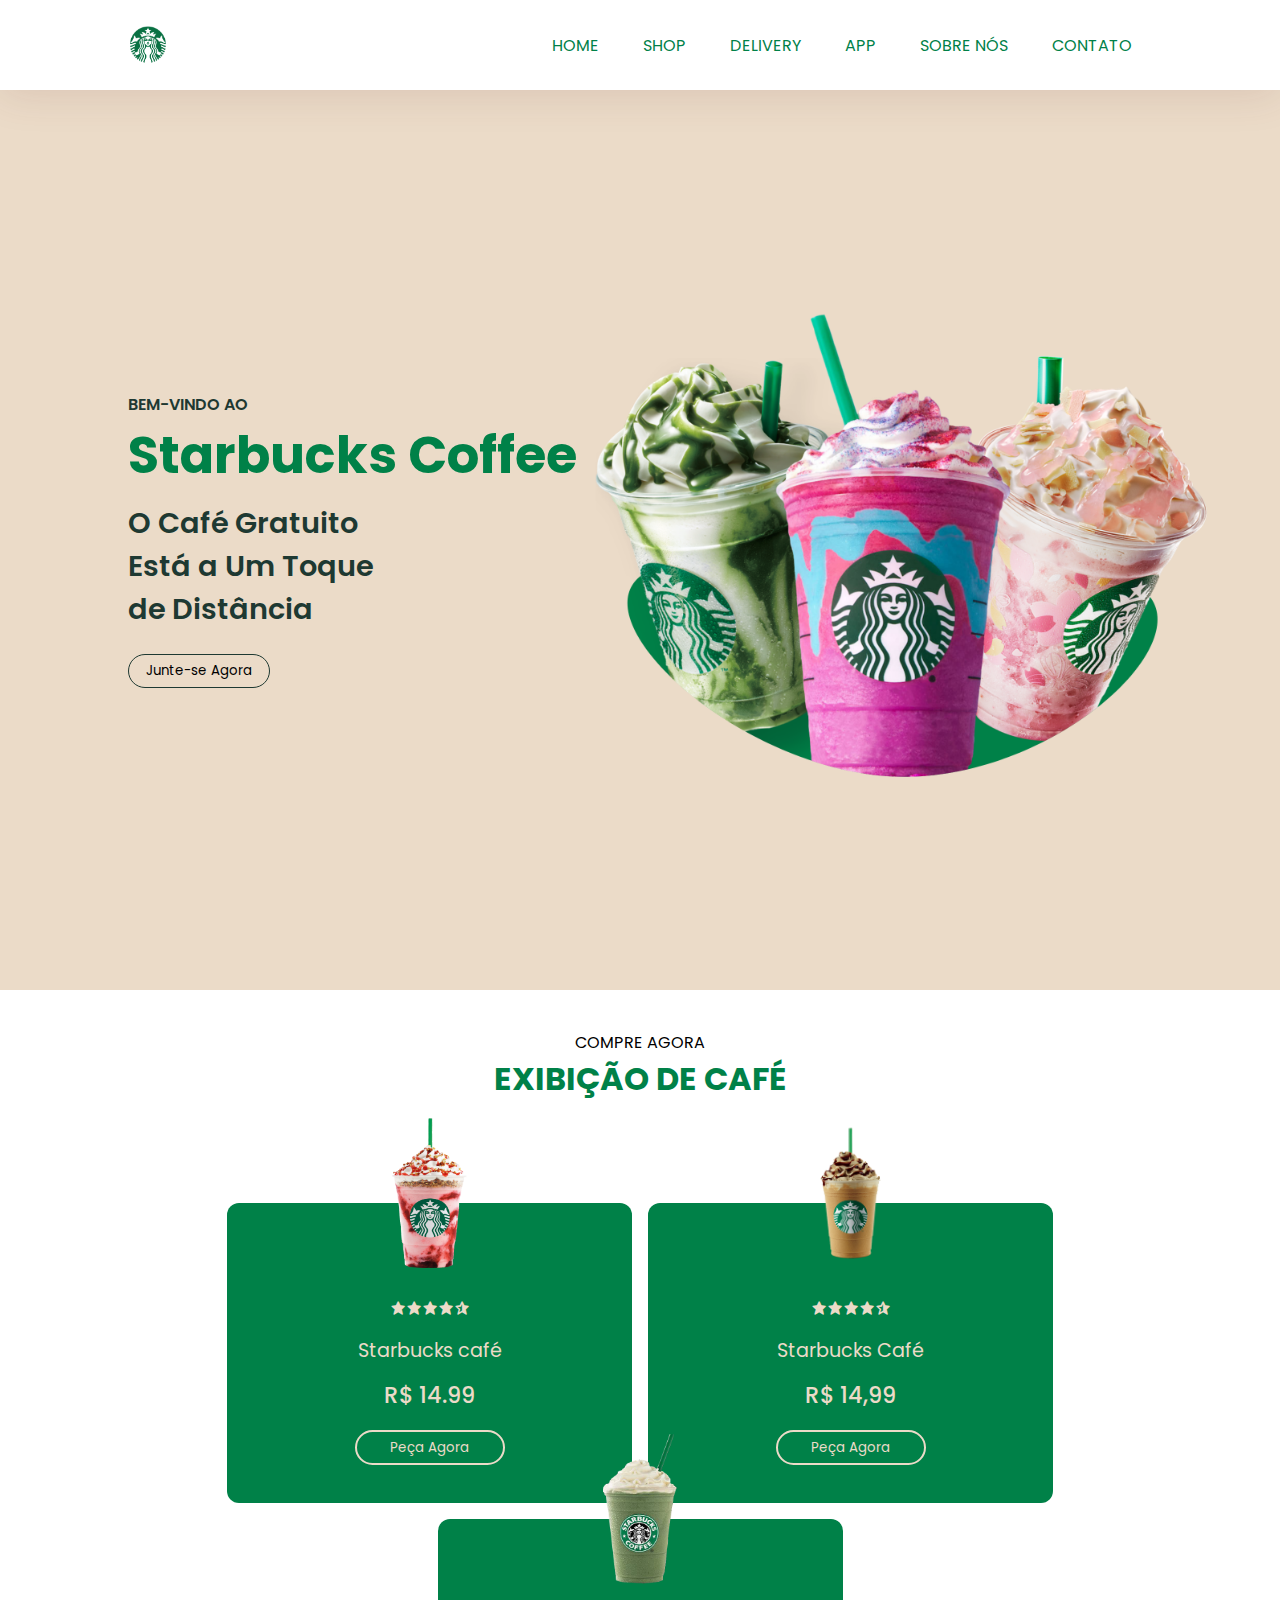
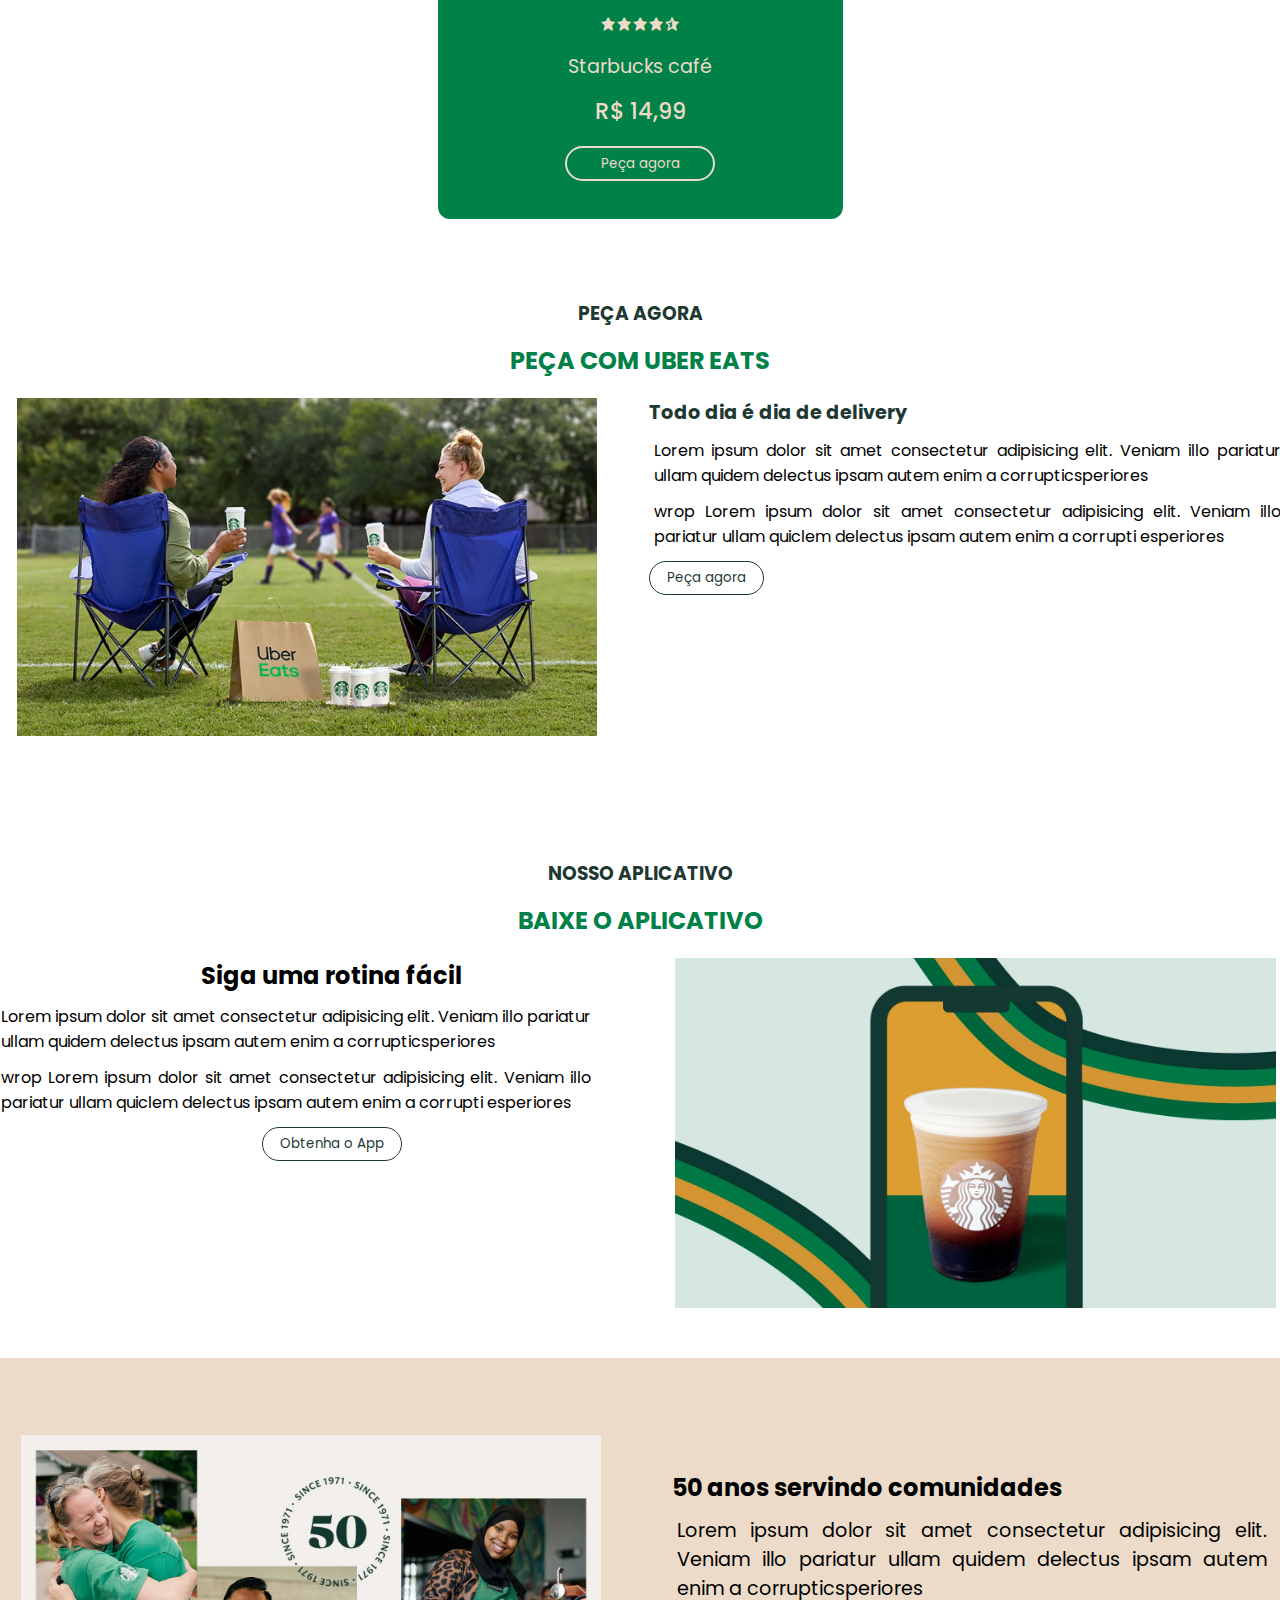
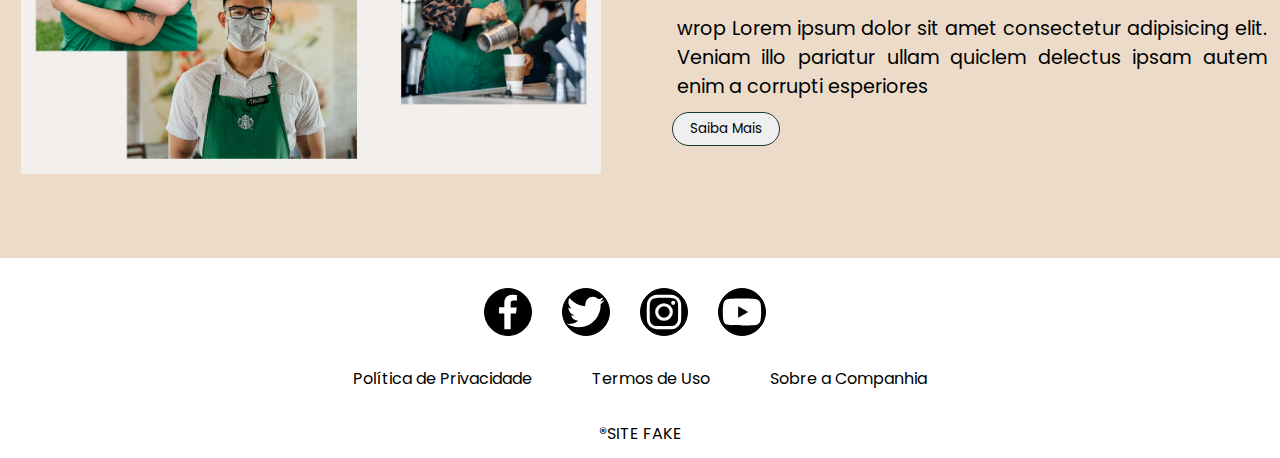
<file: index.html>
<!DOCTYPE html>
<html lang="en">
<head>
  <meta charset="UTF-8">
  <meta http-equiv="X-UA-Compatible" content="IE=edge">
  <meta name="viewport" content="width=device-width, initial-scale=1.0">
  <link rel="shortcut icon" type="img/jpg" href="img/logo.png">
  <title>Starbucks</title>
  <link rel="stylesheet" type="text/css" href="starbucks.css">
  <link href='https://unpkg.com/boxicons@2.1.4/css/boxicons.min.css' rel='stylesheet'>
</head>

<body>
  <header class="header">
    <div class="header_left">
      <img src="img/logo.png" alt="logo starbucks">
      <div class="menu"></div>
    </div>
    <div class="header_right">
      <a href="#">HOME</a>
      <a href="#">SHOP</a>
      <a href="#">DELIVERY</a>
      <a href="#">APP</a>
      <a href="#">SOBRE NÓS</a>
      <a href="#">CONTATO</a>
    </div>
    <div class="header_hidden">
      <svg xmlns="http://www.w3.org/2000/svg" class="header_hidden_button" width="48" height="48" viewBox="0 0 24 24" style="fill: rgba(0, 0, 0, 1);transform: ;msFilter:;"> <path d="M4 6h16v2H4zm0 5h16v2H4zm0 5h16v2H4z"></path> </svg>
      <svg xmlns="http://www.w3.org/2000/svg" class="header_hidden_button_close" width="48" height="48" viewBox="0 0 24 24" style="fill: rgba(0, 0, 0, 1);transform: ;msFilter:;"><path d="m16.192 6.344-4.243 4.242-4.242-4.242-1.414 1.414L10.535 12l-4.242 4.242 1.414 1.414 4.242-4.242 4.243 4.242 1.414-1.414L13.364 12l4.242-4.242z"> </path></svg>
    </div>
  </header>
  <div class="header_hidden_ul">
    <ul class="header_hidden_li">
      <li><a href="#">INÍCIO</a></li>
      <li><a href="#">LOJA</a></li>
      <li><a href="#">ENTREGA</a></li>
      <li><a href="#">APP</a></li>
      <li><a href="#">SOBRE</a></li>
      <li><a href="#">CONTATO</a></li>
    </ul>
  </div>
  <div class="first_page">
    <div class="first_page_left">
      <p>BEM-VINDO AO</p>
      <h2>Starbucks Coffee</h2>
      <h3>O Café Gratuito Está a Um Toque de Distância</h3>
      <button>Junte-se Agora</button>
    </div>
    <div class="first_page_right">
      <img src="img/home.png">
    </div>
  </div>
  <div class="second_page">
    <p class="second_pagep">COMPRE AGORA</p>
    <h2>EXIBIÇÃO DE CAFÉ</h2>
    <div class="second_page_box">
      <div class="box1">
        <img class="img_box" src="img/shop1.png">
        <div class="star">
          <i class='bx bxs-star bx-flip-horizontal'></i>
          <i class='bx bxs-star bx-flip-horizontal'></i>
          <i class='bx bxs-star bx-flip-horizontal'></i>
          <i class='bx bxs-star bx-flip-horizontal'></i>
          <i class='bx bxs-star-half bx-flip-horizontal'></i>
        </div>
        <p class="box_text">Starbucks café</p>
        <p class="box_price">R$ 14.99</p>
        <button class="box_button">Peça Agora</button>
      </div>
      <div class="box2">
        <img class="img_box" src="img/shop2.png">
        <div class="star">
          <i class='bx bxs-star bx-flip-horizontal'></i>
          <i class='bx bxs-star bx-flip-horizontal'></i>
          <i class='bx bxs-star bx-flip-horizontal'></i>
          <i class='bx bxs-star bx-flip-horizontal'></i>
          <i class='bx bxs-star-half bx-flip-horizontal'></i>
        </div>
        <p class="box_text">Starbucks Café</p>
        <p class="box_price">R$ 14,99</p>
        <button class="box_button">Peça Agora</button>
      </div>
      <div class="box3">
        <img class="img_box" src="img/shop3.png">
        <div class="star">
          <i class='bx bxs-star bx-flip-horizontal'></i>
          <i class='bx bxs-star bx-flip-horizontal'></i>
          <i class='bx bxs-star bx-flip-horizontal'></i>
          <i class='bx bxs-star bx-flip-horizontal'></i>
          <i class='bx bxs-star-half bx-flip-horizontal'></i>
        </div>
        <p class="box_text">Starbucks café</p>
        <p class="box_price">R$ 14,99</p>
        <button class="box_button">Peça agora</button>
      </div>
    </div>
  </div>
  <div class="third_page">
    <div class="third_page_initial">
      <h3 class="text_page">PEÇA AGORA</h3>
      <H2 class="text_page2">PEÇA COM UBER EATS</H2>
    </div>
    <div class="third_page_items">
      <div class="third_page_img">
        <img src="img/delivery.png">
      </div>
      <div class="third_page_right">
        <h2>Todo dia é dia de delivery</h2>
        <p>Lorem ipsum dolor sit amet consectetur adipisicing elit. Veniam illo pariatur ullam quidem delectus ipsam autem enim a corrupticsperiores</p>
        <p>wrop Lorem ipsum dolor sit amet consectetur adipisicing elit. Veniam illo pariatur ullam quiclem delectus ipsam autem enim a corrupti esperiores</p>
        <button class="third_page_rightbutton">Peça agora</button>
      </div>
    </div>
  </div>
  <div class="fourth_page">
    <div class="fourth_page_initial">
      <h3 class="text_page">NOSSO APLICATIVO</h3>
      <h2 class="text_page2">BAIXE O APLICATIVO</h2>
    </div>
    <div class="fourth_page_items">
      <div class="fourth_page_left">
        <h2>Siga uma rotina fácil</h2>
        <p>Lorem ipsum dolor sit amet consectetur adipisicing elit. Veniam illo pariatur ullam quidem delectus ipsam autem enim a corrupticsperiores</p>
        <p>wrop Lorem ipsum dolor sit amet consectetur adipisicing elit. Veniam illo pariatur ullam quiclem delectus ipsam autem enim a corrupti esperiores</p>
        <button class="third_page_leftbutton">Obtenha o App</button>
      </div>
      <div class="fourth_page_right">
        <img class="fourth_page_rightimg" src="img/app.png" alt="">
      </div>
    </div>
  </div>
  <div class="fifth_page">
    <div class="fifth_page_left">
      <img src="img/about.png">
    </div>
    <div class="fifth_page_right">
      <h2>50 anos servindo comunidades</h2>
      <p>Lorem ipsum dolor sit amet consectetur adipisicing elit. Veniam illo pariatur ullam quidem delectus ipsam autem enim a corrupticsperiores</p>
      <p>wrop Lorem ipsum dolor sit amet consectetur adipisicing elit. Veniam illo pariatur ullam quiclem delectus ipsam autem enim a corrupti esperiores</p>
      <button>Saiba Mais</button>
    </div>
  </div>
  <div class="sixth_page">
    <div class="sixth_page1">
      <svg xmlns="http://www.w3.org/2000/svg" width="48" height="48" viewBox="0 0 24 24" style="fill: rgba(255,255,255);transform: ;msFilter:;"> <path d="M13.397 20.997v-8.196h2.765l.411-3.209h-3.176V7.548c0-.926.258-1.56 1.587-1.56h1.684V3.127A22.336 22.336 0 0 0 14.201 3c-2.444 0-4.122 1.492-4.122 4.231v2.355H7.332v3.209h2.753v8.202h3.312z"> </path> </svg>
      <svg xmlns="http://www.w3.org/2000/svg" width="48" height="48" viewBox="0 0 24 24" style="fill: rgba(255,255,255);transform: ;msFilter:;"> <path d="M19.633 7.997c.013.175.013.349.013.523 0 5.325-4.053 11.461-11.46 11.461-2.282 0-4.402-.661-6.186-1.809.324.037.636.05.973.05a8.07 8.07 0 0 0 5.001-1.721 4.036 4.036 0 0 1-3.767-2.793c.249.037.499.062.761.062.361 0 .724-.05 1.061-.137a4.027 4.027 0 0 1-3.23-3.953v-.05c.537.299 1.16.486 1.82.511a4.022 4.022 0 0 1-1.796-3.354c0-.748.199-1.434.548-2.032a11.457 11.457 0 0 0 8.306 4.215c-.062-.3-.1-.611-.1-.923a4.026 4.026 0 0 1 4.028-4.028c1.16 0 2.207.486 2.943 1.272a7.957 7.957 0 0 0 2.556-.973 4.02 4.02 0 0 1-1.771 2.22 8.073 8.073 0 0 0 2.319-.624 8.645 8.645 0 0 1-2.019 2.083z"> </path> </svg>
      <svg xmlns="http://www.w3.org/2000/svg" width="48" height="48" viewBox="0 0 24 24" style="fill: rgba(255,255,255);transform: ;msFilter:;"> <path d="M11.999 7.377a4.623 4.623 0 1 0 0 9.248 4.623 4.623 0 0 0 0-9.248zm0 7.627a3.004 3.004 0 1 1 0-6.008 3.004 3.004 0 0 1 0 6.008z"> </path> <circle cx="16.806" cy="7.207" r="1.078"></circle> <path d="M20.533 6.111A4.605 4.605 0 0 0 17.9 3.479a6.606 6.606 0 0 0-2.186-.42c-.963-.042-1.268-.054-3.71-.054s-2.755 0-3.71.054a6.554 6.554 0 0 0-2.184.42 4.6 4.6 0 0 0-2.633 2.632 6.585 6.585 0 0 0-.419 2.186c-.043.962-.056 1.267-.056 3.71 0 2.442 0 2.753.056 3.71.015.748.156 1.486.419 2.187a4.61 4.61 0 0 0 2.634 2.632 6.584 6.584 0 0 0 2.185.45c.963.042 1.268.055 3.71.055s2.755 0 3.71-.055a6.615 6.615 0 0 0 2.186-.419 4.613 4.613 0 0 0 2.633-2.633c.263-.7.404-1.438.419-2.186.043-.962.056-1.267.056-3.71s0-2.753-.056-3.71a6.581 6.581 0 0 0-.421-2.217zm-1.218 9.532a5.043 5.043 0 0 1-.311 1.688 2.987 2.987 0 0 1-1.712 1.711 4.985 4.985 0 0 1-1.67.311c-.95.044-1.218.055-3.654.055-2.438 0-2.687 0-3.655-.055a4.96 4.96 0 0 1-1.669-.311 2.985 2.985 0 0 1-1.719-1.711 5.08 5.08 0 0 1-.311-1.669c-.043-.95-.053-1.218-.053-3.654 0-2.437 0-2.686.053-3.655a5.038 5.038 0 0 1 .311-1.687c.305-.789.93-1.41 1.719-1.712a5.01 5.01 0 0 1 1.669-.311c.951-.043 1.218-.055 3.655-.055s2.687 0 3.654.055a4.96 4.96 0 0 1 1.67.311 2.991 2.991 0 0 1 1.712 1.712 5.08 5.08 0 0 1 .311 1.669c.043.951.054 1.218.054 3.655 0 2.436 0 2.698-.043 3.654h-.011z"> </path> </svg>
      <svg xmlns="http://www.w3.org/2000/svg" width="48" height="48" viewBox="0 0 24 24" style="fill: rgba(255,255,255);transform: ;msFilter:;"> <path d="M21.593 7.203a2.506 2.506 0 0 0-1.762-1.766C18.265 5.007 12 5 12 5s-6.264-.007-7.831.404a2.56 2.56 0 0 0-1.766 1.778c-.413 1.566-.417 4.814-.417 4.814s-.004 3.264.406 4.814c.23.857.905 1.534 1.763 1.765 1.582.43 7.83.437 7.83.437s6.265.007 7.831-.403a2.515 2.515 0 0 0 1.767-1.763c.414-1.565.417-4.812.417-4.812s.02-3.265-.407-4.831zM9.996 15.005l.005-6 5.207 3.005-5.212 2.995z"> </path> </svg>
    </div>
    <div class="sixth_page2">
      <a>Política de Privacidade</a>
      <a>Termos de Uso</a>
      <a>Sobre a Companhia</a>
    </div>
    <div class="sixth_page3">
      <p>®SITE FAKE</p>
    </div>
  </div>

  <script type="text/javascript" src="starbucks.js"></script>
</body>
</html>
</file>
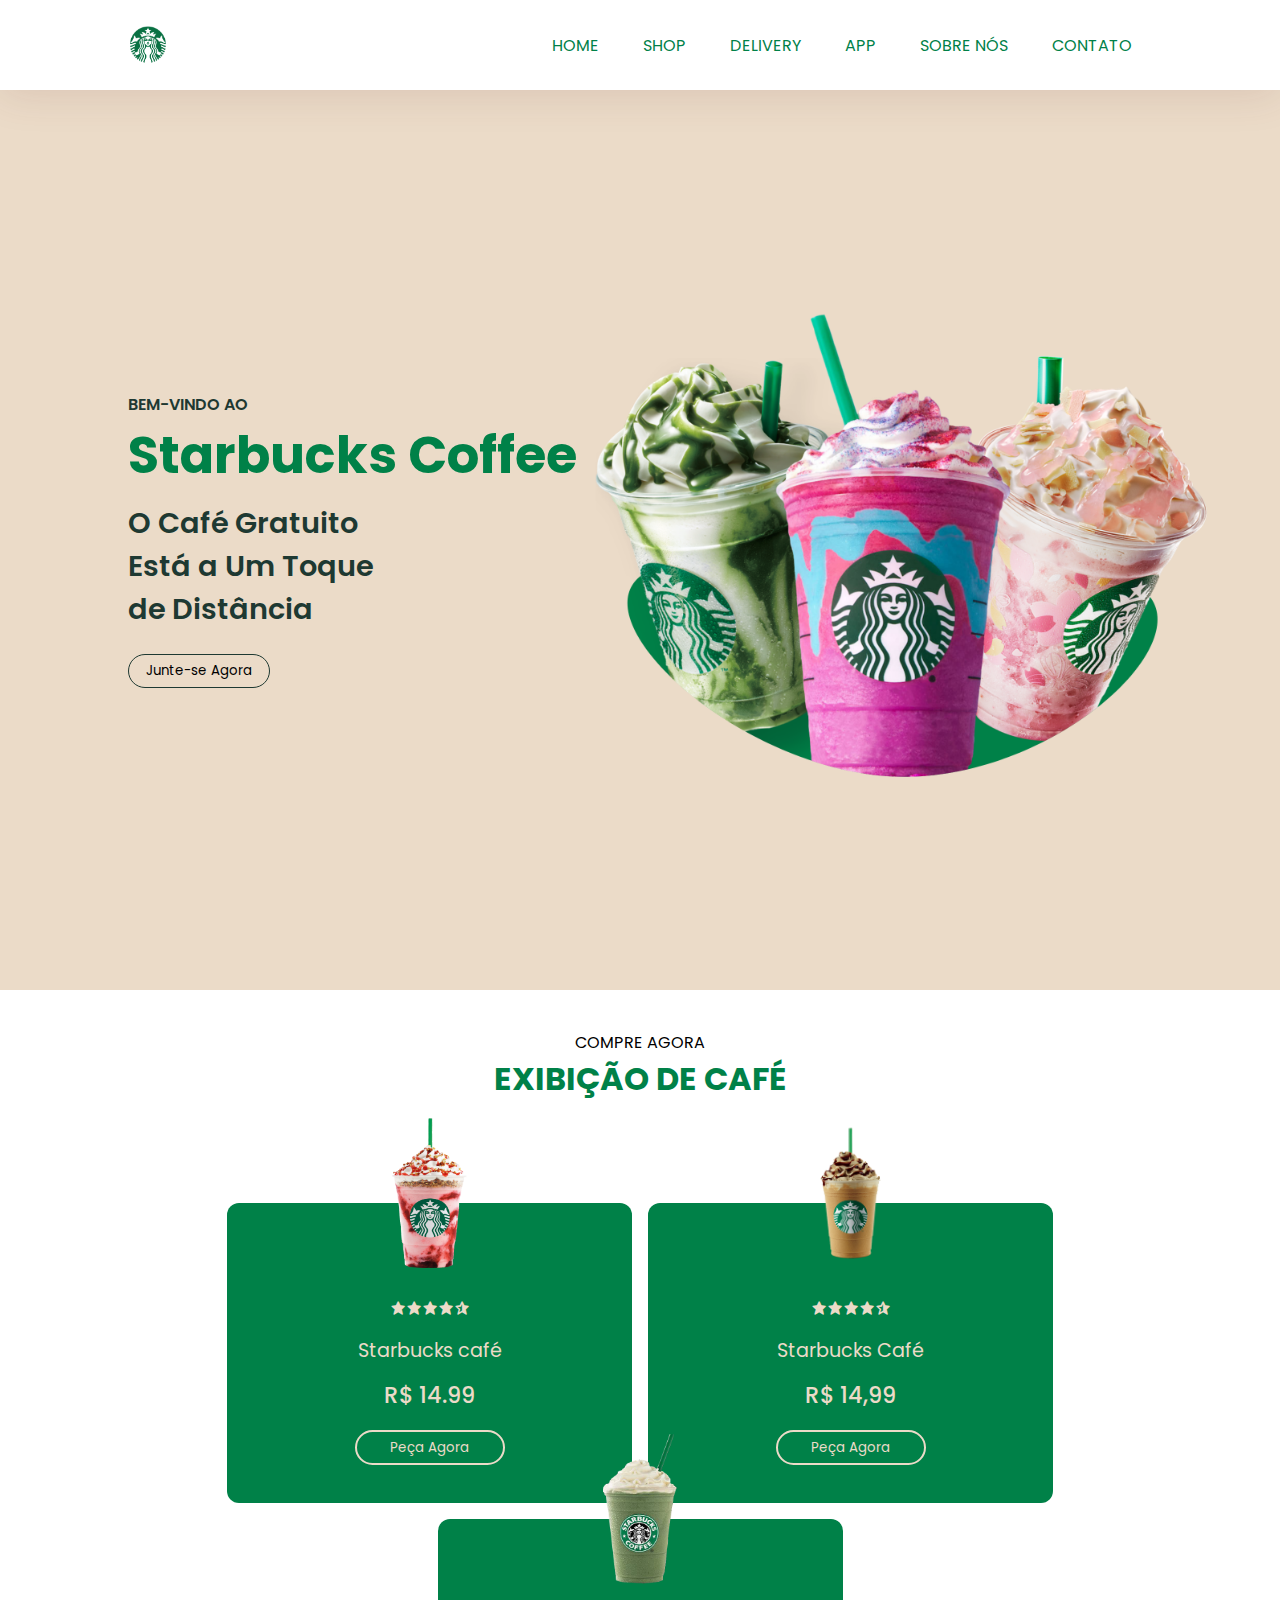
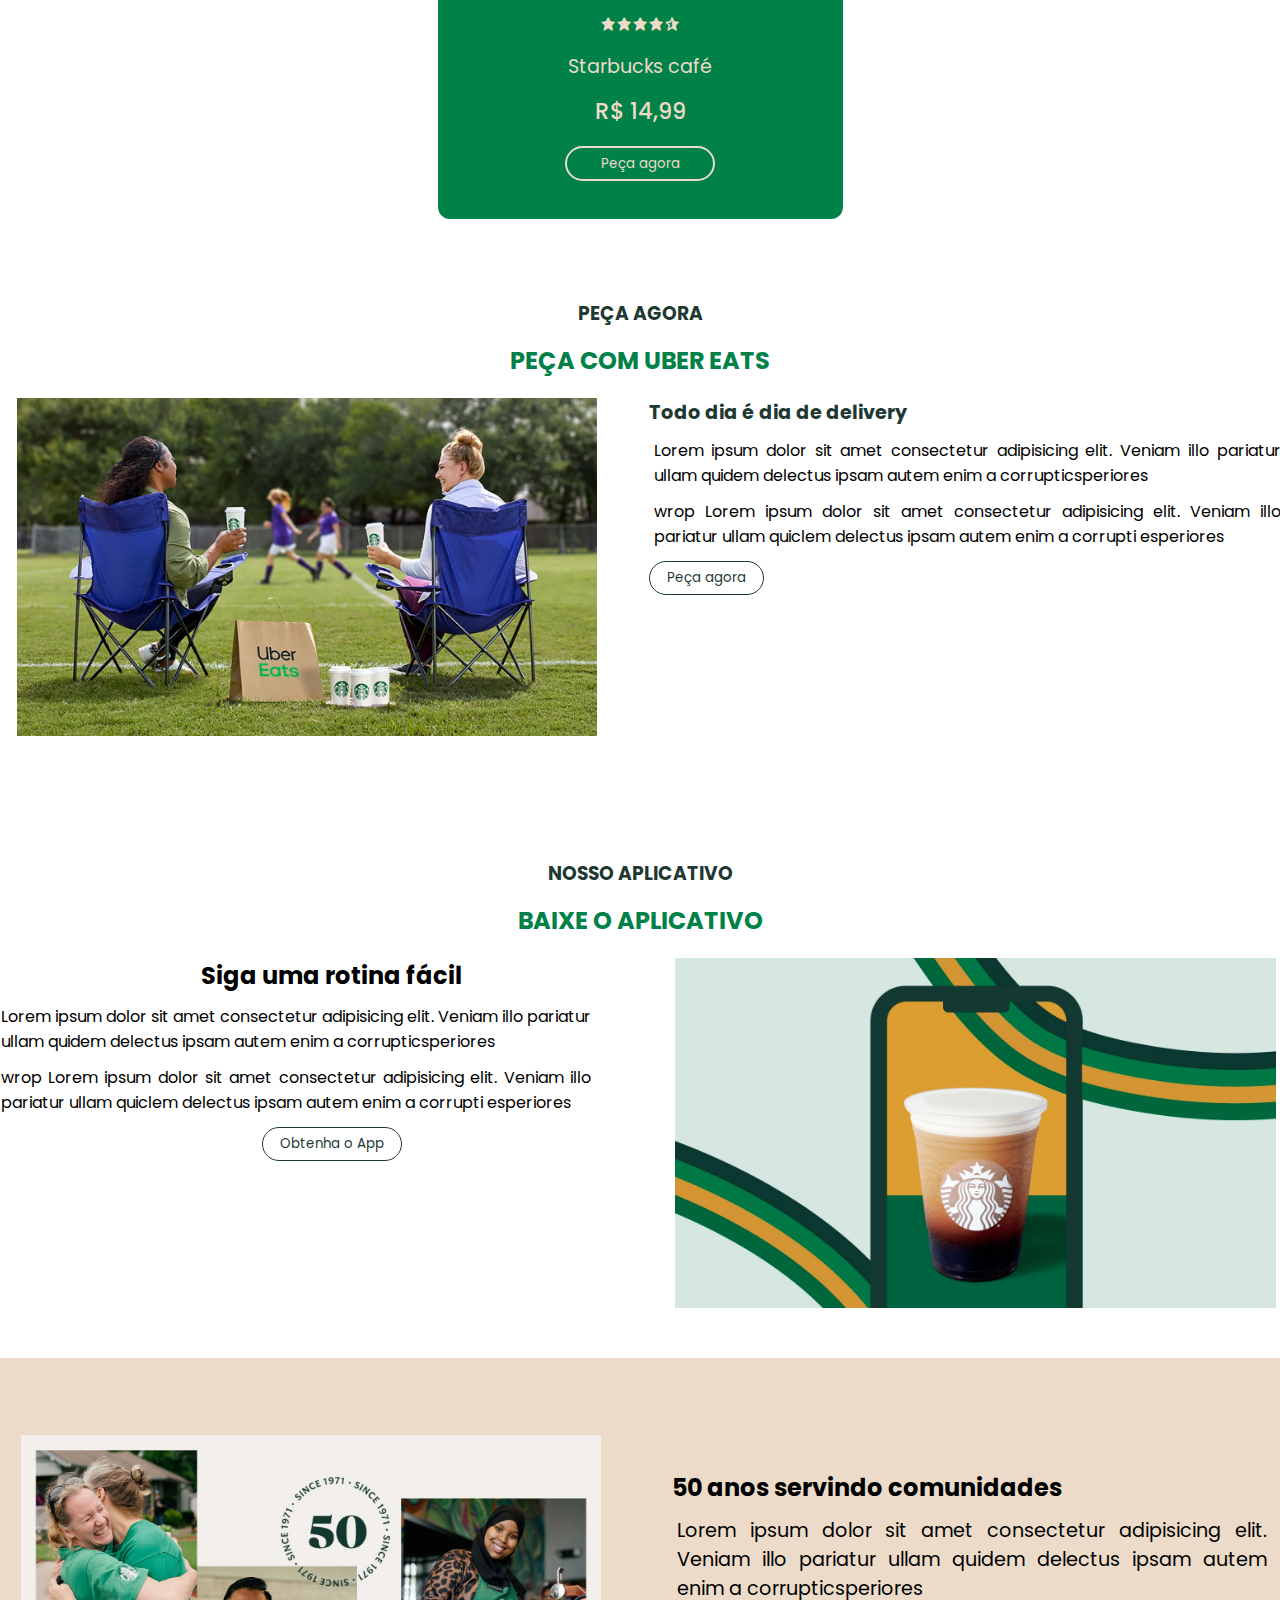
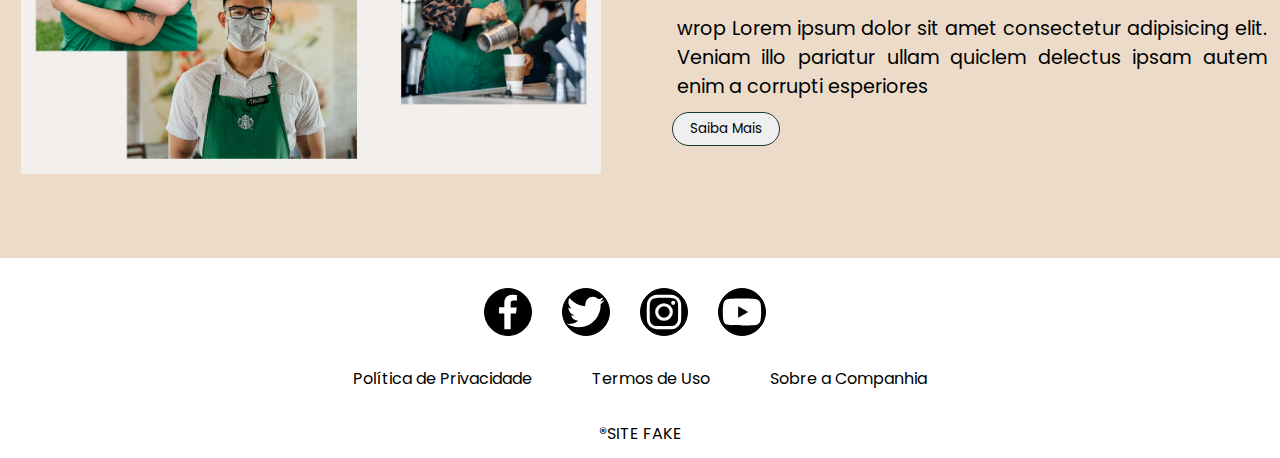
<file: starbucks.html>
<!DOCTYPE html>
<html lang="en">
<head>
  <meta charset="UTF-8">
  <meta http-equiv="X-UA-Compatible" content="IE=edge">
  <meta name="viewport" content="width=device-width, initial-scale=1.0">
  <link rel="shortcut icon" type="img/jpg" href="img/logo.png">
  <title>Starbucks</title>
  <link rel="stylesheet" type="text/css" href="starbucks.css">
  <link href='https://unpkg.com/boxicons@2.1.4/css/boxicons.min.css' rel='stylesheet'>
</head>

<body>
  <header class="header">
    <div class="header_left">
      <img src="img/logo.png" alt="logo starbucks">
      <div class="menu"></div>
    </div>
    <div class="header_right">
      <a href="#">HOME</a>
      <a href="#">SHOP</a>
      <a href="#">DELIVERY</a>
      <a href="#">APP</a>
      <a href="#">SOBRE NÓS</a>
      <a href="#">CONTATO</a>
    </div>
    <div class="header_hidden">
      <svg xmlns="http://www.w3.org/2000/svg" class="header_hidden_button" width="48" height="48" viewBox="0 0 24 24" style="fill: rgba(0, 0, 0, 1);transform: ;msFilter:;"> <path d="M4 6h16v2H4zm0 5h16v2H4zm0 5h16v2H4z"></path> </svg>
      <svg xmlns="http://www.w3.org/2000/svg" class="header_hidden_button_close" width="48" height="48" viewBox="0 0 24 24" style="fill: rgba(0, 0, 0, 1);transform: ;msFilter:;"><path d="m16.192 6.344-4.243 4.242-4.242-4.242-1.414 1.414L10.535 12l-4.242 4.242 1.414 1.414 4.242-4.242 4.243 4.242 1.414-1.414L13.364 12l4.242-4.242z"> </path></svg>
    </div>
  </header>
  <div class="header_hidden_ul">
    <ul class="header_hidden_li">
      <li><a href="#">INÍCIO</a></li>
      <li><a href="#">LOJA</a></li>
      <li><a href="#">ENTREGA</a></li>
      <li><a href="#">APP</a></li>
      <li><a href="#">SOBRE</a></li>
      <li><a href="#">CONTATO</a></li>
    </ul>
  </div>
  <div class="first_page">
    <div class="first_page_left">
      <p>BEM-VINDO AO</p>
      <h2>Starbucks Coffee</h2>
      <h3>O Café Gratuito Está a Um Toque de Distância</h3>
      <button>Junte-se Agora</button>
    </div>
    <div class="first_page_right">
      <img src="img/home.png">
    </div>
  </div>
  <div class="second_page">
    <p class="second_pagep">COMPRE AGORA</p>
    <h2>EXIBIÇÃO DE CAFÉ</h2>
    <div class="second_page_box">
      <div class="box1">
        <img class="img_box" src="img/shop1.png">
        <div class="star">
          <i class='bx bxs-star bx-flip-horizontal'></i>
          <i class='bx bxs-star bx-flip-horizontal'></i>
          <i class='bx bxs-star bx-flip-horizontal'></i>
          <i class='bx bxs-star bx-flip-horizontal'></i>
          <i class='bx bxs-star-half bx-flip-horizontal'></i>
        </div>
        <p class="box_text">Starbucks café</p>
        <p class="box_price">R$ 14.99</p>
        <button class="box_button">Peça Agora</button>
      </div>
      <div class="box2">
        <img class="img_box" src="img/shop2.png">
        <div class="star">
          <i class='bx bxs-star bx-flip-horizontal'></i>
          <i class='bx bxs-star bx-flip-horizontal'></i>
          <i class='bx bxs-star bx-flip-horizontal'></i>
          <i class='bx bxs-star bx-flip-horizontal'></i>
          <i class='bx bxs-star-half bx-flip-horizontal'></i>
        </div>
        <p class="box_text">Starbucks Café</p>
        <p class="box_price">R$ 14,99</p>
        <button class="box_button">Peça Agora</button>
      </div>
      <div class="box3">
        <img class="img_box" src="img/shop3.png">
        <div class="star">
          <i class='bx bxs-star bx-flip-horizontal'></i>
          <i class='bx bxs-star bx-flip-horizontal'></i>
          <i class='bx bxs-star bx-flip-horizontal'></i>
          <i class='bx bxs-star bx-flip-horizontal'></i>
          <i class='bx bxs-star-half bx-flip-horizontal'></i>
        </div>
        <p class="box_text">Starbucks café</p>
        <p class="box_price">R$ 14,99</p>
        <button class="box_button">Peça agora</button>
      </div>
    </div>
  </div>
  <div class="third_page">
    <div class="third_page_initial">
      <h3 class="text_page">PEÇA AGORA</h3>
      <H2 class="text_page2">PEÇA COM UBER EATS</H2>
    </div>
    <div class="third_page_items">
      <div class="third_page_img">
        <img src="img/delivery.png">
      </div>
      <div class="third_page_right">
        <h2>Todo dia é dia de delivery</h2>
        <p>Lorem ipsum dolor sit amet consectetur adipisicing elit. Veniam illo pariatur ullam quidem delectus ipsam autem enim a corrupticsperiores</p>
        <p>wrop Lorem ipsum dolor sit amet consectetur adipisicing elit. Veniam illo pariatur ullam quiclem delectus ipsam autem enim a corrupti esperiores</p>
        <button class="third_page_rightbutton">Peça agora</button>
      </div>
    </div>
  </div>
  <div class="fourth_page">
    <div class="fourth_page_initial">
      <h3 class="text_page">NOSSO APLICATIVO</h3>
      <h2 class="text_page2">BAIXE O APLICATIVO</h2>
    </div>
    <div class="fourth_page_items">
      <div class="fourth_page_left">
        <h2>Siga uma rotina fácil</h2>
        <p>Lorem ipsum dolor sit amet consectetur adipisicing elit. Veniam illo pariatur ullam quidem delectus ipsam autem enim a corrupticsperiores</p>
        <p>wrop Lorem ipsum dolor sit amet consectetur adipisicing elit. Veniam illo pariatur ullam quiclem delectus ipsam autem enim a corrupti esperiores</p>
        <button class="third_page_leftbutton">Obtenha o App</button>
      </div>
      <div class="fourth_page_right">
        <img class="fourth_page_rightimg" src="img/app.png" alt="">
      </div>
    </div>
  </div>
  <div class="fifth_page">
    <div class="fifth_page_left">
      <img src="img/about.png">
    </div>
    <div class="fifth_page_right">
      <h2>50 anos servindo comunidades</h2>
      <p>Lorem ipsum dolor sit amet consectetur adipisicing elit. Veniam illo pariatur ullam quidem delectus ipsam autem enim a corrupticsperiores</p>
      <p>wrop Lorem ipsum dolor sit amet consectetur adipisicing elit. Veniam illo pariatur ullam quiclem delectus ipsam autem enim a corrupti esperiores</p>
      <button>Saiba Mais</button>
    </div>
  </div>
  <div class="sixth_page">
    <div class="sixth_page1">
      <svg xmlns="http://www.w3.org/2000/svg" width="48" height="48" viewBox="0 0 24 24" style="fill: rgba(255,255,255);transform: ;msFilter:;"> <path d="M13.397 20.997v-8.196h2.765l.411-3.209h-3.176V7.548c0-.926.258-1.56 1.587-1.56h1.684V3.127A22.336 22.336 0 0 0 14.201 3c-2.444 0-4.122 1.492-4.122 4.231v2.355H7.332v3.209h2.753v8.202h3.312z"> </path> </svg>
      <svg xmlns="http://www.w3.org/2000/svg" width="48" height="48" viewBox="0 0 24 24" style="fill: rgba(255,255,255);transform: ;msFilter:;"> <path d="M19.633 7.997c.013.175.013.349.013.523 0 5.325-4.053 11.461-11.46 11.461-2.282 0-4.402-.661-6.186-1.809.324.037.636.05.973.05a8.07 8.07 0 0 0 5.001-1.721 4.036 4.036 0 0 1-3.767-2.793c.249.037.499.062.761.062.361 0 .724-.05 1.061-.137a4.027 4.027 0 0 1-3.23-3.953v-.05c.537.299 1.16.486 1.82.511a4.022 4.022 0 0 1-1.796-3.354c0-.748.199-1.434.548-2.032a11.457 11.457 0 0 0 8.306 4.215c-.062-.3-.1-.611-.1-.923a4.026 4.026 0 0 1 4.028-4.028c1.16 0 2.207.486 2.943 1.272a7.957 7.957 0 0 0 2.556-.973 4.02 4.02 0 0 1-1.771 2.22 8.073 8.073 0 0 0 2.319-.624 8.645 8.645 0 0 1-2.019 2.083z"> </path> </svg>
      <svg xmlns="http://www.w3.org/2000/svg" width="48" height="48" viewBox="0 0 24 24" style="fill: rgba(255,255,255);transform: ;msFilter:;"> <path d="M11.999 7.377a4.623 4.623 0 1 0 0 9.248 4.623 4.623 0 0 0 0-9.248zm0 7.627a3.004 3.004 0 1 1 0-6.008 3.004 3.004 0 0 1 0 6.008z"> </path> <circle cx="16.806" cy="7.207" r="1.078"></circle> <path d="M20.533 6.111A4.605 4.605 0 0 0 17.9 3.479a6.606 6.606 0 0 0-2.186-.42c-.963-.042-1.268-.054-3.71-.054s-2.755 0-3.71.054a6.554 6.554 0 0 0-2.184.42 4.6 4.6 0 0 0-2.633 2.632 6.585 6.585 0 0 0-.419 2.186c-.043.962-.056 1.267-.056 3.71 0 2.442 0 2.753.056 3.71.015.748.156 1.486.419 2.187a4.61 4.61 0 0 0 2.634 2.632 6.584 6.584 0 0 0 2.185.45c.963.042 1.268.055 3.71.055s2.755 0 3.71-.055a6.615 6.615 0 0 0 2.186-.419 4.613 4.613 0 0 0 2.633-2.633c.263-.7.404-1.438.419-2.186.043-.962.056-1.267.056-3.71s0-2.753-.056-3.71a6.581 6.581 0 0 0-.421-2.217zm-1.218 9.532a5.043 5.043 0 0 1-.311 1.688 2.987 2.987 0 0 1-1.712 1.711 4.985 4.985 0 0 1-1.67.311c-.95.044-1.218.055-3.654.055-2.438 0-2.687 0-3.655-.055a4.96 4.96 0 0 1-1.669-.311 2.985 2.985 0 0 1-1.719-1.711 5.08 5.08 0 0 1-.311-1.669c-.043-.95-.053-1.218-.053-3.654 0-2.437 0-2.686.053-3.655a5.038 5.038 0 0 1 .311-1.687c.305-.789.93-1.41 1.719-1.712a5.01 5.01 0 0 1 1.669-.311c.951-.043 1.218-.055 3.655-.055s2.687 0 3.654.055a4.96 4.96 0 0 1 1.67.311 2.991 2.991 0 0 1 1.712 1.712 5.08 5.08 0 0 1 .311 1.669c.043.951.054 1.218.054 3.655 0 2.436 0 2.698-.043 3.654h-.011z"> </path> </svg>
      <svg xmlns="http://www.w3.org/2000/svg" width="48" height="48" viewBox="0 0 24 24" style="fill: rgba(255,255,255);transform: ;msFilter:;"> <path d="M21.593 7.203a2.506 2.506 0 0 0-1.762-1.766C18.265 5.007 12 5 12 5s-6.264-.007-7.831.404a2.56 2.56 0 0 0-1.766 1.778c-.413 1.566-.417 4.814-.417 4.814s-.004 3.264.406 4.814c.23.857.905 1.534 1.763 1.765 1.582.43 7.83.437 7.83.437s6.265.007 7.831-.403a2.515 2.515 0 0 0 1.767-1.763c.414-1.565.417-4.812.417-4.812s.02-3.265-.407-4.831zM9.996 15.005l.005-6 5.207 3.005-5.212 2.995z"> </path> </svg>
    </div>
    <div class="sixth_page2">
      <a>Política de Privacidade</a>
      <a>Termos de Uso</a>
      <a>Sobre a Companhia</a>
    </div>
    <div class="sixth_page3">
      <p>®SITE FAKE</p>
    </div>
  </div>

  <script type="text/javascript" src="starbucks.js"></script>
</body>
</html>
</file>
<file: starbucks.css>
@import url('https://fonts.googleapis.com/css2?family=Poppins:wght@200;300;400;500;600;700&display=swap');

body{
    overflow-x: hidden;
}

*{
    margin: 0;
    padding: 0;
    box-sizing: border-box;
    scroll-padding: none;
    list-style: none;
    scroll-behavior: smooth;
    font-family: 'Poppins', sans-serif;
}

:root{
    --main-color: #008148;
    --second-color: #1e3932;
}

.header{
    position: relative;
    z-index: 1000;
    display: flex;
    align-items: center;
    width: 100%;
    height: 90px;
    background-color: #fff;
    box-shadow: 0 4px 41px rgb(114 55 54 / 14%);
    padding: 15px 10%;
    justify-content: space-between;
}

.header_hidden{
    display: none;
}

.header_left img{
    width: 40px;
    display: flex;
    align-items: center;
}

.header_right a{
    text-decoration: none;
    font-size: 1rem;
    padding: 11px 20px;
    color: #008148;
}

.header_right a:hover{
    color: #1e3932;
}

body:selection{
    color: #fff;
    background-color: #008148;
}

.menu{
    font-size: 24px;
    cursor: pointer;
    z-index: 1001;
}

.first_page{
    background-color: #ebdbc8;
    width: 100%;
    min-height: 100vh;
    display: flex;
    flex-wrap: wrap;
    align-items: center;
    gap: 1rem;
}

.first_page_left{
    position: relative;
    left: 10%;
    flex: 1 1 17rem;
}

.first_page_left p{
    font-size: 1rem;
    font-weight: 600;
    color: #1e3932;
}

.first_page_left h2{
    font-size: 3.2rem;
    color: #008148;
}

.first_page_left h3{
    font-size: 1.8rem;
    color: #1e3932;
    font-weight: 600;
    margin: 0.5rem 0 1.4rem;
    box-sizing: border-box;
    width: 280px;
}

.first_page_left button{
    padding: 6px 17px;
    border: 1.5px solid #1e3932;
    border-radius: 40px;
    background-color: #ebdbc8;
}

.first_page_left button:hover{
    background-color: #1e3932;
    color: #fff;
}

.first_page_right{
    flex: 1 1 17rem;
}

.first_page_right img{
    width: 100%;
    position: relative;
    right: 10%;
}

.first_page_right img{
    animation: animate 2s linear infinite;
}

@keyframes animate {
    0% {
        transform: translate(-11px,0);
    }

    50% {
        transform: translate(-0px,10px);
    }

    100% {
        transform: translate(-11px,0);
    }
}

.second_page{
    background-color: #fff;
    width: 100%;
    min-height: 500px;
    padding-top: 40px;
}

.second_pagep{
    text-align: center;
    font-size: 1rem;
    position: relative;
}

.second_page h2{
    text-align: center;
    color: #008148;
    font-size: 2rem
}

.second_page img{
    width: 95px;
    height: 150px;
    position: relative;
    bottom: 85px;
}

.second_page_box{
    display: flex;
    flex: 1 1 10rem;
    flex-wrap: wrap;
    gap: 1rem;
    margin-top: 5rem;
}

.second_page_box{
    flex: 1 1 10rem;
    padding: 20px;
    display: flex;
    justify-content: center;
    text-align: center;
}

.box1, .box2, .box3{
    width: 405px;
    height: 300px;
    border-radius: 12px;
    background-color: #008148;
}

.box_text{
    color: #ebdbc8;
    font-size: 1.2rem;
    position: relative;
    bottom: 40px;
}

.box_price{
    font-size: 1.4rem;
    font-weight: 500;
    margin: 0.2rem 0 0.5rem;    
    color: #ebdbc8;
    position: relative;
    bottom: 30px;
}

.box_button{
    width: 150px;
    height: 35px;
    position: relative;
    bottom: 20px;
    border: 2px solid #ebdbc8;
    border-radius: 24px;
    background-color: #008148;
    color: #ebdbc8;
}

.box_button:hover{
    background-color: #1e3932;
    color: #fff;
}

.star{
    display: flex;
    justify-content: center;
    position: relative;
    bottom: 60px;
    color: #ebdbc8;
}

.star img{
    width: 10px;
    height: 10px;
}

.second_page .img_box{
    width: 50%;
    height: 50%;
    object-fit: contain;
    object-position: center;
}

.third_page{
    position: relative;
    top: 40px;
    background-color: #fff;
}

.text_page{
    padding-top: 20px;
    padding-bottom:15px;
    color: #1e3932;
}

.text_page2{
    padding-bottom: 20px;
    padding-bottom: 20px;
    color: #008148;
}

.third_page{
    height: 500px;
}

.third_page_initial{
    display: flex;
    flex-direction: column;
}

.third_page_initial{
    display: block;
}

.third_page_img{
    width: 610px;
}

.third_page_right p{
    width: 627px;
    margin: 0.7rem 0.3rem;
    /*margin: 0.7rem 0 1.3rem;*/
    text-align: justify;
    font-size: 1rem;
}

.third_page_right h2{
    width: 627px;
    font-size: 1.2rem;
    color: #1e3932;
}

.third_page_img img{
    width: 580px;
}

.third_page_initial{
    text-align: center;
}

.third_page_items{
    display: flex;
    justify-content: center;
}

.third_page_right{
    position: relative;
    left: 22px;
}

.third_page_rightbutton{
    background-color: #fff;
    color: #1e3932;
    padding: 6px 17px;
    border: 1.5px solid #1e3932;
    border-radius: 40px;
}

.third_page_rightbutton:hover{
    background-color: #1e3932;
    color: #fff;
}

.fourth_page{
    position: relative;
    top: 100px;
    text-align: center;
}

.fourth_page_items{
    display: flex;
    height: 500px;
    justify-content: center;
}

.fourth_page_left{
    width: 671px;
    position: relative;
    right: 8px;
}


.fourth_page_left p{
    width: 590px;
    margin: 0.7rem 0.3rem;
    /*margin: 0.7rem 0 1.3rem;*/
    text-align: justify;
    font-size: 1rem;
}

.fourth_page_rightimg{
    height: 350px;
}

.third_page_leftbutton{
    background-color: #fff;
    color: #1e3932;
    padding: 6px 17px;
    border: 1.5px solid #1e3932;
    border-radius: 40px;
}

.third_page_leftbutton:hover{
    background-color: #1e3932;
    color: #fff;
}

.fifth_page{
    background-color: #ebdbc8;
    display: flex;
    justify-content: center;
    align-items: center;
}

.fifth_page_left img{
    width: 580px;
    position: relative;
    right: 5%;
    font-size: 1.2rem;
    color: #1e3932;
}

.fifth_page{
    height: 500px;

}

.fifth_page_right{
    width: 600px;
    position: relative;
    left: 42px;
}

.fifth_page_right p{
    width: 590px;
    margin: 0.7rem 0.3rem;
    /*margin: 0.7rem 0 1.3rem;*/
    text-align: justify;
    font-size: 1.2rem;
}

.fifth_page_right button{
    padding: 6px 17px;
    border: 1.5px solid #1e3932;
    border-radius: 40px;
}

.fifth_page_right button:hover{
    background-color: #1e3932;
    color: #fff;
}

.sixth_page{
    height: 200px;
    background-color: #fff;
}

.sixth_page1{
    display: flex;
    justify-content: center;
}

.sixth_page1 svg{
    margin: 30px 30px 30px 0px;
    border: 1px solid;
    border-radius: 200px;
    background-color: black;
    fill: #fff;
}

.sixth_page1 svg:hover{
    background-color: #008148;
}

.sixth_page2{
    display: flex;
    justify-content: center;
}

.sixth_page2 a{
    margin: 0px 30px 0px 30px;
}

.sixth_page2 a:hover{
    color: #008148;
}

.sixth_page3{
    display: flex;
    justify-content: center;
}

.sixth_page3 p{
    position: relative;
    top: 30px;
}

::selection{
    background-color: #008148;
    color: #fff;
}

.header_hidden{
    cursor: pointer;
    display: none;
}

.header_hidden_li{
    display: none;
}

.header_hidden_button_close{
    display: none;
}

.header_hidden_button_close.active{
    display: block;
}

.header_hidden_button.active{
    display: none;
}

.header_hidden_li.active{
    display: block;
    position: absolute;
    width: 100%;
    background-color: #fff;
    z-index: 1;
    border-top: 2px solid #008148;
}

.header_hidden_li.active li{
    text-align: center;
    padding: 10px 0px 0px 10px;
    width: 100%;
    height: 40px;
    background-color: #fff;
}

.header_hidden_li a{
    text-decoration: none;
    color: #1e3932;
}

.header_hidden_li a:hover{
    color: #008148;
}


@media (max-width: 1263px){
    .first_page{
        min-height: 50vh;
    }

    .first_page_left h2 {
        font-size: 2.2rem;
    }

    .first_page_left h3 {
        font-size: 1.3rem;
    }

    .first_page_right img {
        width: 70%;
        position: relative;
        left: 20%;
    }

    .box1, .box2, .box3 {
        width: 297px;
        height: 270px;
    }

    .third_page_img {
        width: 295px;
    }

    .third_page_img img {
        width: 440px;
    }

    .third_page_right {
        position: relative;
        left: 158px;
    }

    .third_page_right p {
        width: 465px;
    }

    .third_page_right h2{
        font-size: 1rem;
    }

    .third_page_initial h3{
        font-size: 1.5rem;
    }

    .third_page_initial h2{
        font-size: 1.2rem;
    }

    .fourth_page_initial h3{
        font-size: 1.5rem;
    }

    .fourth_page_initial h2{
        font-size: 1.2rem;
    }

    .fourth_page_left {
        width: 466px;
    }

    .fourth_page_left{
        font-size: 1rem;
    }

    .third_page_right p {
        font-size: 0.9rem;
    }

    .fourth_page_left p {
        width: 465px;
        font-size: 0.9rem;
    }
    .fourth_page_rightimg {
        height: 265px;
        width: 440px;
        position: relative;
        left: 10px;
    }
    .fourth_page_left h2{
        display: flex;
    }
    .fourth_page_left button{
        display: flex;
    }

    .fifth_page_left img {
        width: 440px;
        position: relative;
        right: 2.5%;
    }

    .fifth_page_right {
        width: 465px;
        position: relative;
        left: 12px;
    }

    .fifth_page_right p {
        width: 465px;
        font-size: 0.9rem;
    }

    .fifth_page_right h2 {
        font-size: 1rem;
    }

    .third_page, .fourth_page_items,.fifth_page {
        height: 400px;
    }

    .sixth_page1 svg{
        width: 36px;
        height: 36px;
    }

    .sixth_page2 a{
        font-size: 0.95rem;
    }
}

@media (max-width: 963px){
    .header_right{
        display: none;
    }

    .header_hidden{
        display: block;
    }

    .first_page_left h2 {
        font-size: 1.5rem;
    }
    .first_page_left h3 {
        font-size: 0.9rem;
        width: 100%;
    }

    .box1, .box2, .box3 {
        width: 225px;
        height: 215px;
    }

    .box_text{
        font-size: 0.9rem;
    }

    .box_price {
        font-size: 1rem;
    }

    .box_button {
        width: 100px;
        height: 35px;
    }

    .third_page_initial h3 {
        font-size: 1rem;
    }

    .third_page_initial h2 {
        font-size: 0.9rem;
    }

    .third_page_img {
        width: 65px;
    }

    .third_page_img img {
        width: 300px;
    }

    .third_page_right p {
        font-size: 0.8rem;
    }

    .third_page_img {
        width: 80px;
    }

    .third_page_img img {
        width: 300px;
    }

    .third_page_right {
        position: relative;
        left: 234px;
    }

    .third_page_right p {
        font-size: 0.93rem;
        width: 390px;
    }

    .fourth_page_initial h3 {
        font-size: 1rem;
    }

    .fourth_page_initial h2 {
        font-size: 0.9rem;
    }

    .fourth_page_left {
        position: relative;
        right: 78px;
    }

    .fourth_page_rightimg {
        height: 174px;
        width: 300px;
        position: relative;
        left: 80px;
    }

    .fourth_page_left p {
        width: 381px;
        font-size: 0.93rem;
    }

    .fourth_page_left h2{
        font-size: 1rem;
    }

    .fourth_page_left {
        width: 252px;
    }

    .fifth_page_left img {
        width: 300px;
        position: relative;
        left: 9.5%;
        bottom: 20px;
    }

    .fifth_page_right p {
        width: 381px;
        font-size: 0.93rem;
    }

    .fifth_page_right {
        width: 465px;
        position: relative;
        left: 47px;
    }

}

@media (max-width: 747px){

    body{
        overflow-x: hidden;
    }

    .second_page_box {
        display: grid;
    }

    .box1, .box2, .box3 {
        width: 330px;
        height: 280px;
        margin: 80px 0px 0px 0px;
    }

    .box_text {
        font-size: 1.3rem;
    }

    .box_price {
        font-size: 1.3rem;
    }

    .box_button {
        width: 125px;
    }

    .first_page {
        display: block;
    }

    .first_page{
        display: block;

    }

    .first_page_left{
        text-align: center;
        padding-top: 20px;
        position: relative;
        left: 0;
    }

    .fifth_page_left h3{
        width: 0px;
    }

    .first_page_right img {
        width: 65%;
        position: relative;
        left: 22%;
    }

    .third_page{
        height: 550px;
    }

    .third_page_items {
        display: grid;
        height: 500px;
    }

    .third_page_img {
        width: 214px;
    }

    .third_page_img img {
        width: 400px;
        position: relative;
        left: 50%;
        transform: translateX(-0%);
    }

    .third_page_right {
        position: relative;
        left: 106px;
    }

    .third_page_right p {
        font-size: 0.93rem;
        width: 390px;
    }

    .third_page_items {
        display: grid;
        height: 500px;
    }

    .fourth_page_items {
        display: grid;
        height: 630px;
        justify-content: center;
    }

    .fourth_page_left {
        position: relative;
        right: 7px;
    }

    .fourth_page_rightimg {
        height: 232px;
        width: 400px;
        position: relative;
        left: -2%;
        bottom: 60px;
    }

    .fifth_page {
        height: 550px;
    }

    .fifth_page_left img {
        width: 400px;
        position: relative;
        left: 5.5%;
        bottom: -14px;
        height: 232px;
    }

    .fifth_page_right {
        width: 465px;
        position: relative;
        left: 26px;
    }

    .fifth_page {
        height: 590px;
    }

    .fifth_page{
        display: grid;
    }

}

@media(max-width: 473px){
    .third_page_img img {
        width: 330px;
        position: relative;
        left: 69%;
        transform: translateX(-0%);
    }

    .third_page_right {
        position: relative;
        left: 143px;
    }

    .third_page_right p {
        font-size: 0.93rem;
        width: 331px;
    }

    .fourth_page_left {
        position: relative;
        left: -5px;
        padding-bottom: 50px;
    }

    .fourth_page_rightimg {
        height: 192px;
        width: 330px;
        position: relative;
        left: 0%;
        bottom: 60px;
    }

    .fifth_page_left img {
        width: 330px;
        position: relative;
        left: 14.5%;
        bottom: -7px;
        height: 192px;
    }

    .fifth_page_right {
        width: 465px;
        position: relative;
        left: 62px;
    }

    .fifth_page_right p {
        width: 331px;
        font-size: 0.93rem;
    }

    .sixth_page2 {
        display: grid;
        justify-content: center;
    }

    .sixth_page1 svg {
        margin: 30px 10px 29px 10px;
    }s

    .sixth_page2 a {
        margin: 10px 30px 0px 30px;
        }


}

@media (max-width: 340px) {

    .first_page_left p {
        font-size: 0.8rem;
    }

    .first_page_left h2 {
        font-size: 1.2rem;
    }

    .first_page_left h3 {
        font-size: 1rem;
    }
    
    .first_page_left button {
        padding: 4px 14px;
        border: 0.5px solid #1e3932;
        border-radius: 35px;
    }

    .first_page_right img   {
        width: 75%;
        position: relative;
        left: 17%;
        top: 20%;
    }

    .second_pagep{
        font-size: 0.9rem;
    }

    .second_page h2 {
        font-size: 1.7rem;
    }

    .box1, .box2, .box3 {
        width: 265px;
        height: 230px;
    }

    .box_text {
        font-size: 1rem;
    }

    .box_price {
        font-size: 1.1rem;
    }

    .box_button {
        width: 120px;
    }

    .third_page_img {
        width: 10px;
    }

    .third_page_img img {
        width: 300px;
        position: relative;
        left: 90%;
        transform: translateX(-0%);
    }

    .third_page_right {
        position: relative;
        left: 4px;
    }

    .third_page_right h2 {
        font-size: 1rem;
        width: 200px;
    }

    .third_page_right p {
        font-size: 0.93rem;
        width: 300px;
    }

    .fourth_page_left {
        position: relative;
        left: -2px;
    }

    .fourth_page_left p {
        width: 300px;
    }

    .fourth_page_rightimg {
        height: 174px;
        width: 300px;
        position: relative;
        left: 1%;
        bottom: 60px;
    }
    
    .fifth_page_left img {
        width: 300px;
        position: relative;
        left: 17.5%;
        bottom: -14px;
        height: 174px;
    }

    .fifth_page_right p {
        width: 300px;
    }

    .fifth_page_right {
        width: 465px;
        position: relative;
        left: 80px;
    }

    .sixth_page2{
        display: grid;
    }

    .sixth_page2 a{
        padding: 20px 0px 0px 0px;
    }

    
}


/*@media (max-width: 1262px){

    .third_page, .fourth_page_items,.fifth_page{
        height: 400px;
    }
    .first_page{
        min-height: 50vh;
    }
    .box1, .box2, .box3 {
        width: 335px;
    }

    .first_page_left {
        position: relative;
        left: 5%
    }

    .first_page_right img {
        width: 90%;
        position: relative;
        left: 5%;
    }

    .third_page_right p {
        width: 560px;
        margin: 1.7rem 0.3rem;
    }
    .third_page_img {
        width: 410px;
    }
    .third_page_img img {
        width: 400px;
    }
    .third_page_right h2{
        font-size: 1.2rem;
    }
    .fourth_page_left {
        width: 371px;
    }
    .fourth_page_initial h2{
        text-align: center;
    }

    .fourth_page_initial h3{
        text-align: center;
    }

    .fourth_page_rightimg {
        height: 239px;
        width: 400px;
        position: relative;
        right: 13%;
    }
    .fourth_page_left {
        width: 671px;
        position: relative;
        left: 16px;
    }

    .fourth_page_left p {
        width: 590px;
        margin: 0.7rem -0.7rem;
        margin: 0.7rem 0 1.3rem;
        text-align: justify;
        font-size: 1rem;
    }

    .fourth_page_left h2 {
        justify-content: initial;
        display: flex;
        font-size: 1.2rem;
      }

    .fourth_page_left button {
        justify-content: initial;
        display: flex;
    }


    .fifth_page_left img {
        width: 400px;
        height: 239px;
    }

    .fifth_page_right{
        width: 560px;
        position: relative;
        left: 5px;
    }

    .fifth_page_right p{
        width: 590px;
        margin: 0.7rem 0 1.3rem;
        text-align: justify;
        font-size: 1rem;
    }

    .fifth_page_right h2{
        font-size: 1.2rem;
    }

    .sixth_page{
        height: 180px;
    }

    .sixth_page1 svg{
        width: 36px;
        height: 36px;
    }

    .sixth_page2 a{
        font-size: 0.9rem;
    }
    
}

@media (max-width: 1072px){
    .box1, .box2, .box3{
        width: 333px;
    }
}

@media (max-width: 1035px){
    .box1, .box2, .box3 {
        width: 321px;
    }

    
    .third_page_right {
        position: relative;
        left: 22px;
    }

    .third_page{
        width: 104%;
    }

    .fourth_page_items{
        height: 400px;
        width: 104%;
    }

    .fifth_page {
        height: 400px;
        width: 104%;
    }
}


    
@media (max-width: 904px){
    .first_page{
        min-height: 50vh;
    }

    .first_page_left{
        position: relative;
        left: 5%;
    }

    .first_page_right img {
        width: 85%;
        position: relative;
        right: 0%;
    }

    .first_page_left h2 {
        font-size: 2.2rem;
    }

    .first_page h3{
        font-size: 1.3rem;
    }

    .box1, .box2, .box3 {
        width: 257px;
        height: 268px;
    }

    .third_page_img img {
        width: 356px;
        position: relative;
        left: 90px;
    }

    margin: 1.7rem 0.3rem;

}

@media (max-width: 831px){
    .header_right{
        display: none;
    }

    .box1, .box2, .box3 {
        width: 197px;
        height: 250px;
    }

    .third_page_right {
        position: relative;
        left: 250px;
    }

    .third_page_right p{
        width: 390px;
        font-size: 1rem;
    }

    .third_page_img img {
        width: 350px;
    }

    .third_page_img {
        width: 110px;
      }

    .fourth_page_rightimg {
        width: 350px;
        position: relative;
        left: 10px;
    }

    .fourth_page_left p {
        width: 390px;
    }

    .fourth_page_left h2{
        text-align: justify;
    }

    .third_page_leftbutton{
        position: relative;
        right: 150px;
    }

    .fourth_page_left {
        width: 380px;
    }

    .fourth_page_rightimg {
    width: 350px;
    position: relative;
    left: 10px;
    height: 208px;
    }
}





@media (max-width: 768px){
    .header_right{
        display: none;
    }

    .box1, .box2, .box3 {

    }

    .third_page_right {
    }

    .third_page_right p{
    }

    .third_page_img img {
    }

    .third_page_img {
      }

    .fourth_page_rightimg {
    }

    .fourth_page_left p {
    }

    .fourth_page_left h2{
    }

    .third_page_leftbutton{
    }

    .fourth_page_left {
    }

    .fourth_page_rightimg {
    }
}*/

/* valores: 560, 351
@media (max-width: 768px){
    .header_right{
        display: none;
    }

    .box1, .box2, .box3 {

    }

    .third_page_right {
    }

    .third_page_right p{
    }

    .third_page_img img {
    }

    .third_page_img {
      }

    .fourth_page_rightimg {
    }

    .fourth_page_left p {
    }

    .fourth_page_left h2{
    }

    .third_page_leftbutton{
    }

    .fourth_page_left {
    }

    .fourth_page_rightimg {
    }
}*/
</file>
